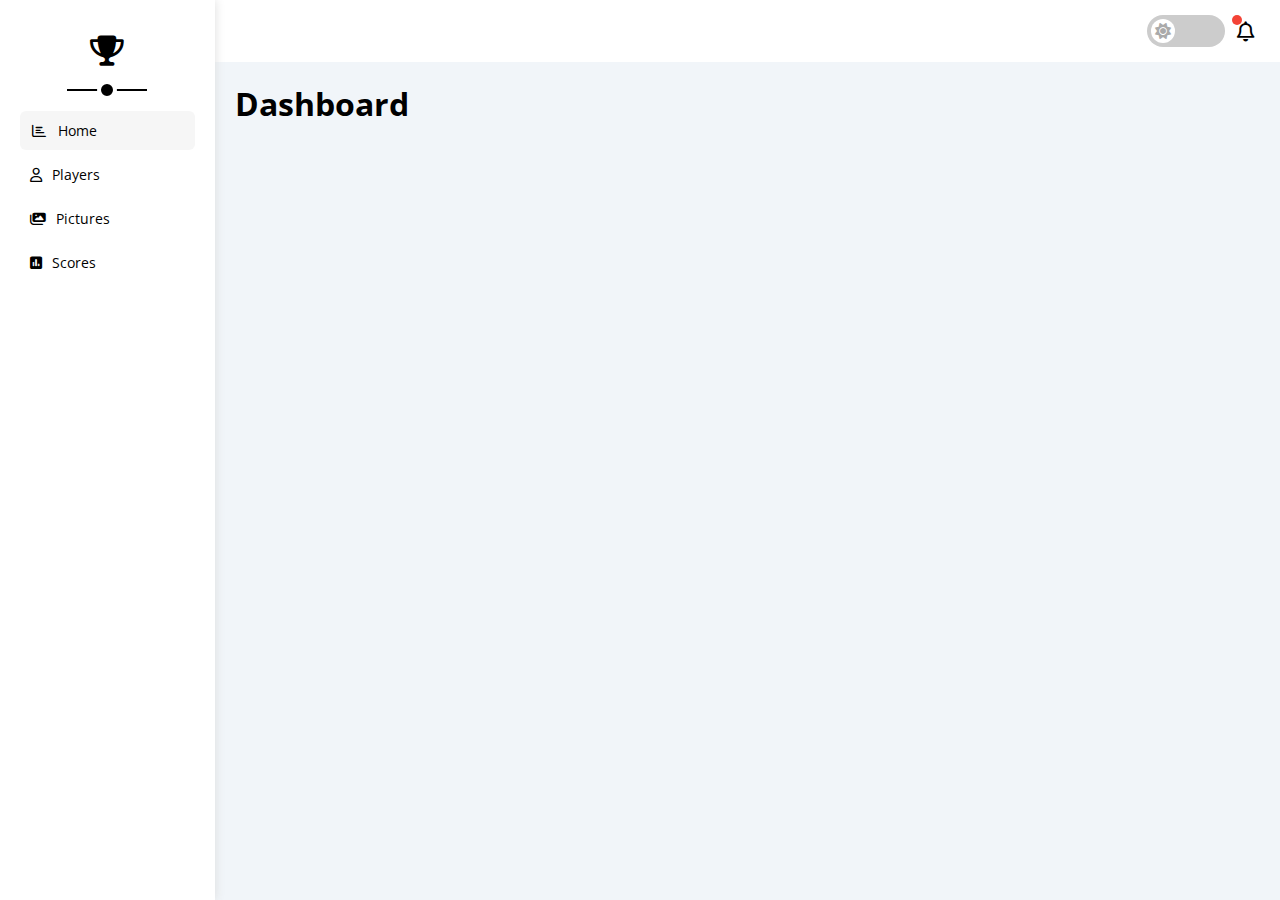
<file: بطوله/index.html>
<!DOCTYPE html>
<html lang="en">
  <head>
    <meta charset="UTF-8" />
    <meta name="viewport" content="width=device-width, initial-scale=1.0" />
    <title>بطوله</title>
    <link rel="stylesheet" href="./css/all.min.css" />
    <link rel="stylesheet" href="./css/main.css" />
    <link rel="preconnect" href="https://fonts.googleapis.com" />
    <link rel="preconnect" href="https://fonts.gstatic.com" crossorigin />
    <link
      href="https://fonts.googleapis.com/css2?family=Dancing+Script&family=Open+Sans:ital,wght@0,300;0,400;0,500;0,700;0,800;1,400;1,700;1,800&display=swap"
      rel="stylesheet"
    />
  </head>
  <body>
    <div class="page">
      <div class="side-bar">
        <h3><i class="fa-solid fa-trophy"></i></h3>
        <ul>
          <li>
            <a href="index.html" class="active">
              <i class="fa-regular fa-chart-bar fa-fw"></i>
              <span>Home</span>
            </a>
          </li>
          <li>
            <a href="players.html">
              <i class="fa-regular fa-user"></i>
              <span>Players</span>
            </a>
          </li>
          <li>
            <a href="pictures.html" class="">
              <i class="fa-solid fa-images"></i>
              <span>Pictures</span>
            </a>
          </li>
          <li>
            <a href="scores.html" class="">
              <i class="fa-solid fa-square-poll-vertical"></i>
              <span>Scores</span>
            </a>
          </li>
        </ul>
      </div>
      <div class="content">
        <div class="head">
          <div class="icons">
            <div>
              <label>
                <input class="toggle-checkbox" type="checkbox" />
                <div class="toggle-switch"></div>
              </label>
            </div>
            <div class="notification">
              <i class="fa-regular fa-bell fa-lg"></i>
            </div>
          </div>
        </div>
        <h1>Dashboard</h1>
      </div>
    </div>

    <script type="" src="./main.js"></script>
  </body>
</html>
</file>
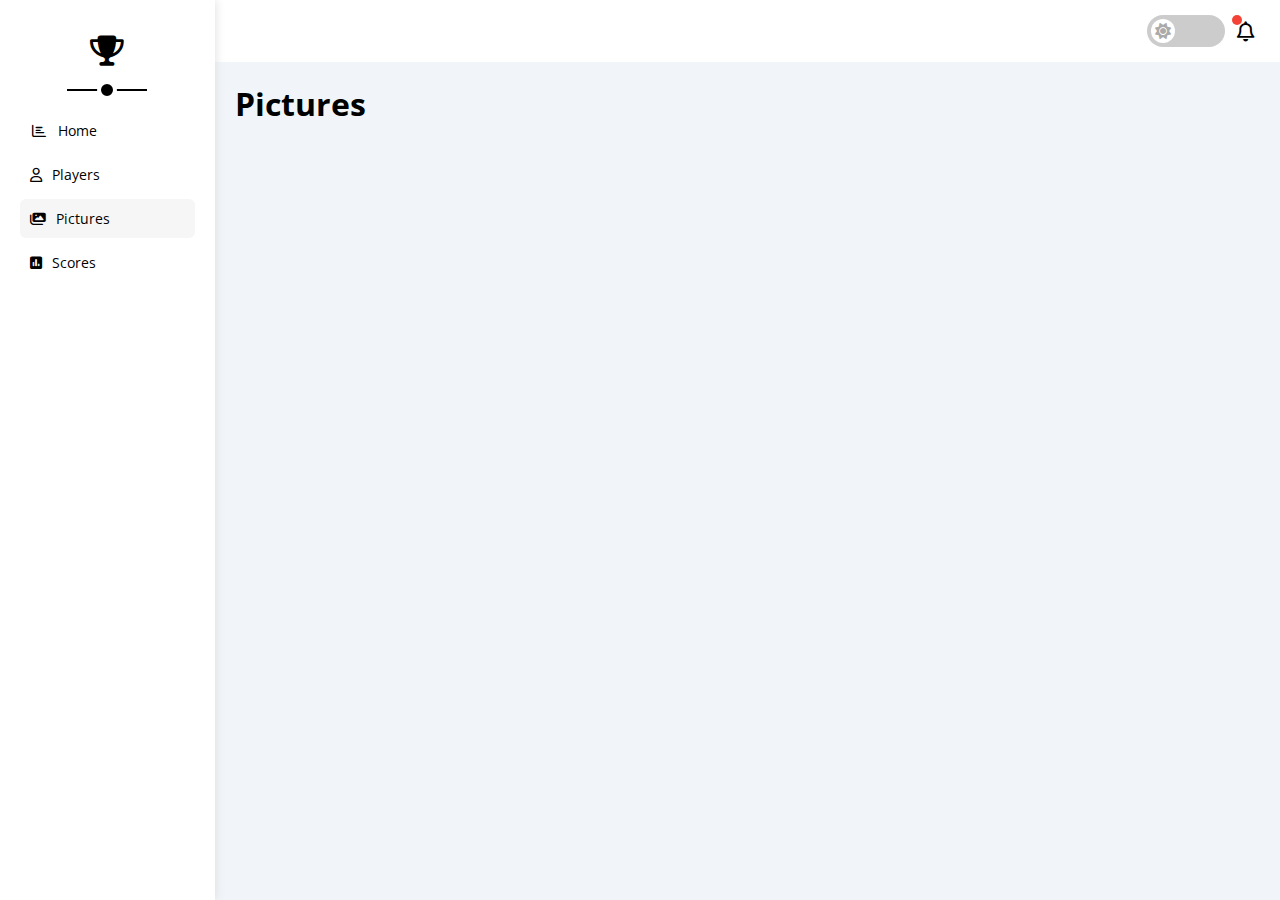
<file: بطوله/pictures.html>
<!DOCTYPE html>
<html lang="en">
  <head>
    <meta charset="UTF-8" />
    <meta name="viewport" content="width=device-width, initial-scale=1.0" />
    <title>بطوله</title>
    <link rel="stylesheet" href="./css/all.min.css" />
    <link rel="stylesheet" href="./css/main.css" />
    <link rel="preconnect" href="https://fonts.googleapis.com" />
    <link rel="preconnect" href="https://fonts.gstatic.com" crossorigin />
    <link
      href="https://fonts.googleapis.com/css2?family=Dancing+Script&family=Open+Sans:ital,wght@0,300;0,400;0,500;0,700;0,800;1,400;1,700;1,800&display=swap"
      rel="stylesheet"
    />
  </head>
  <body>
    <div class="page">
      <div class="side-bar">
        <h3><i class="fa-solid fa-trophy"></i></h3>
        <ul>
          <li>
            <a href="index.html" class="">
              <i class="fa-regular fa-chart-bar fa-fw"></i>
              <span>Home</span>
            </a>
          </li>
          <li>
            <a href="players.html">
              <i class="fa-regular fa-user"></i>
              <span>Players</span>
            </a>
          </li>
          <li>
            <a href="pictures.html" class="active">
              <i class="fa-solid fa-images"></i>
              <span>Pictures</span>
            </a>
          </li>
          <li>
            <a href="scores.html" class="">
              <i class="fa-solid fa-square-poll-vertical"></i>
              <span>Scores</span>
            </a>
          </li>
        </ul>
      </div>
      <div class="content">
        <div class="head">
          <div class="icons">
            <div>
              <label>
                <input class="toggle-checkbox" type="checkbox" />
                <div class="toggle-switch"></div>
              </label>
            </div>
            <div class="notification">
              <i class="fa-regular fa-bell fa-lg"></i>
            </div>
          </div>
        </div>
        <h1>Pictures</h1>
      </div>
    </div>

    <script type="" src="./main.js"></script>
  </body>
</html>
</file>
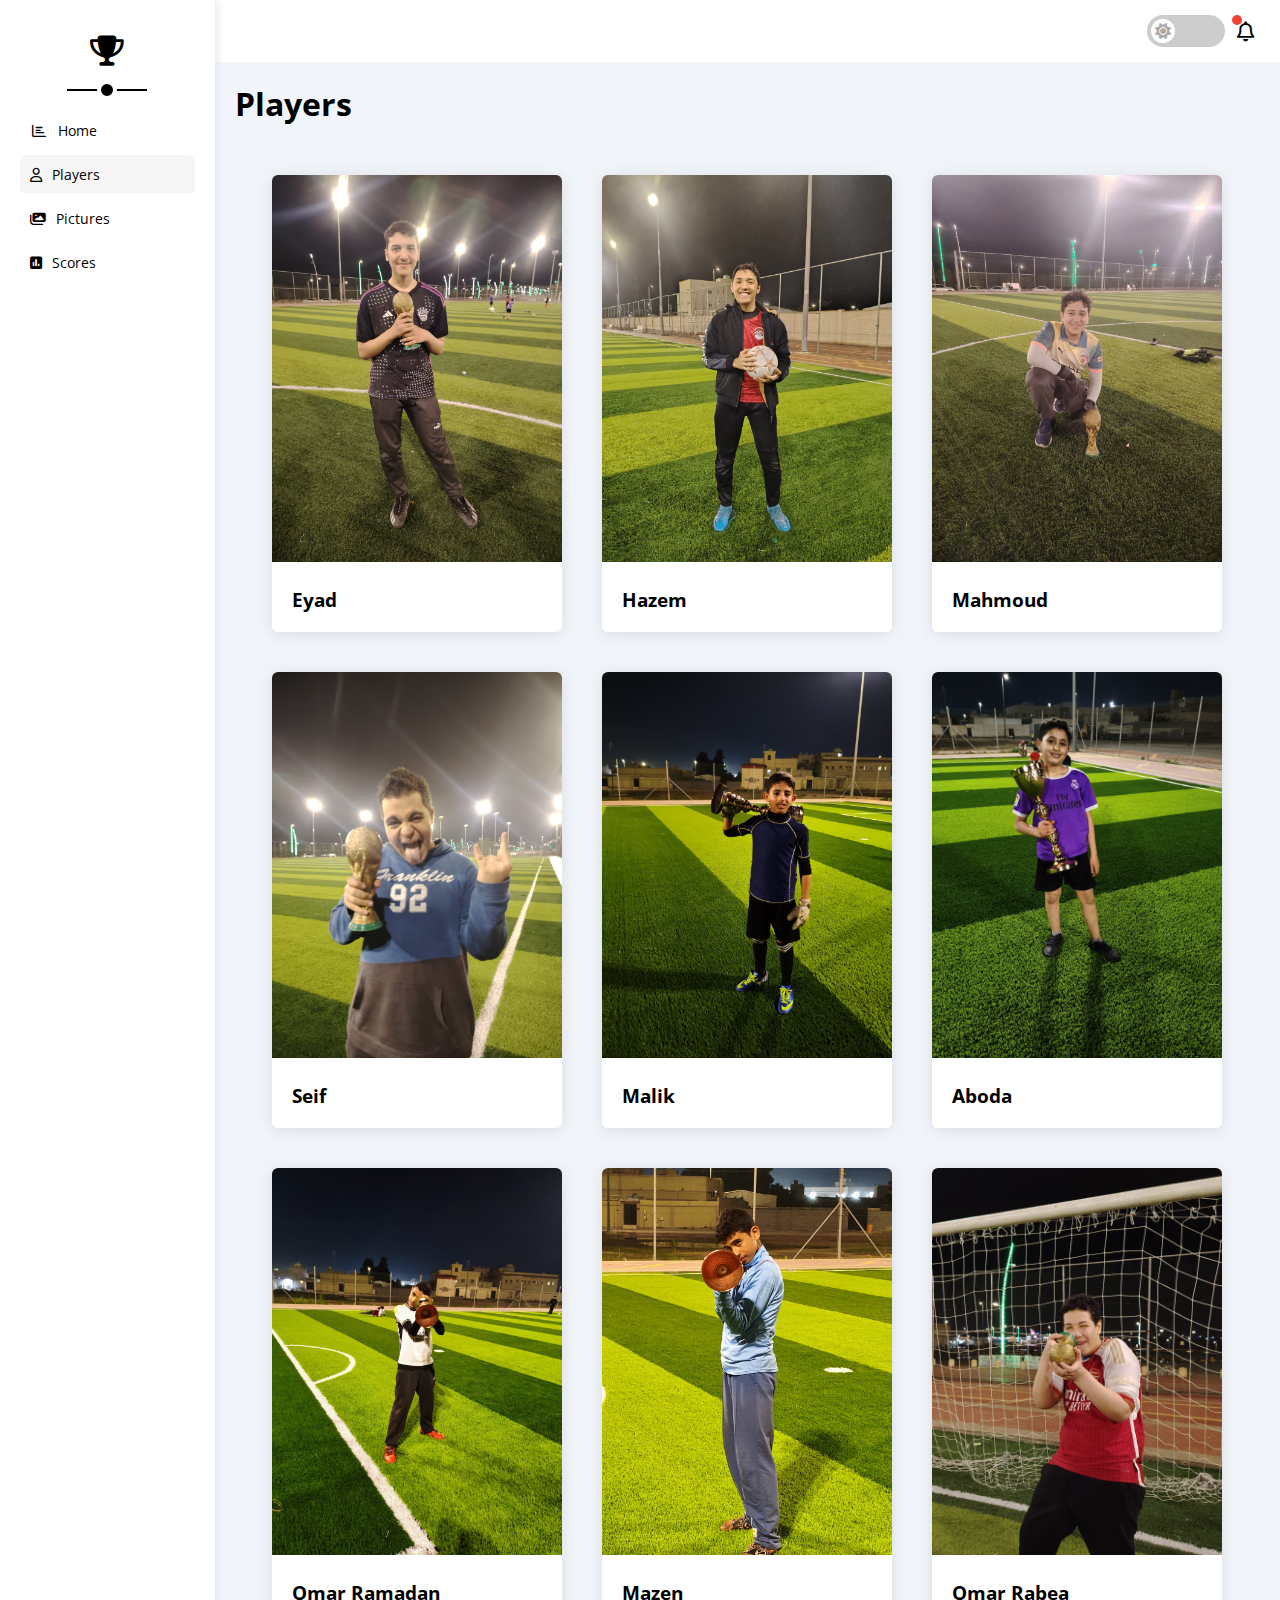
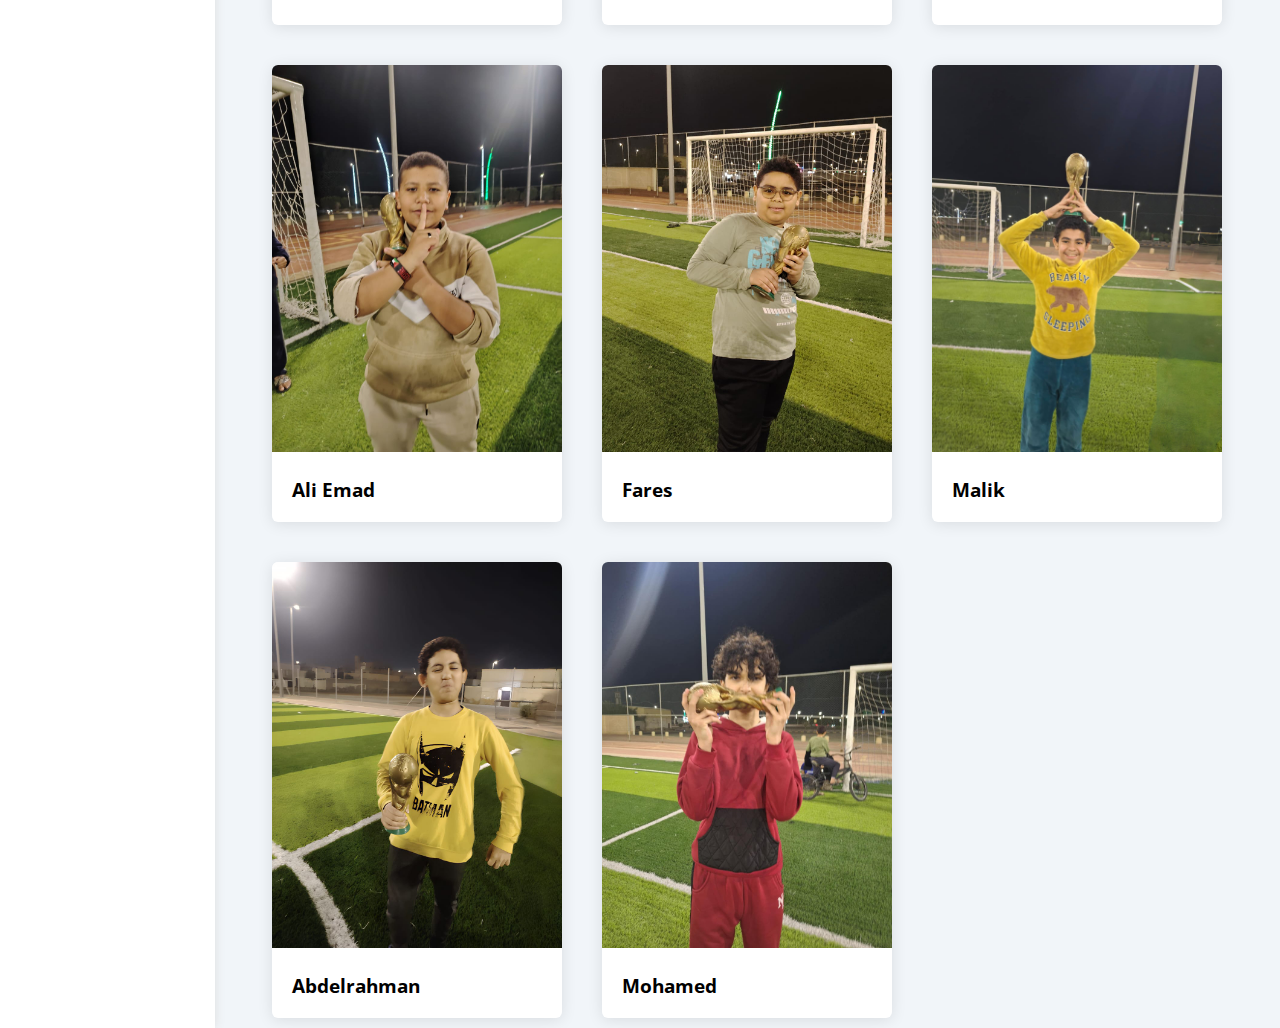
<file: بطوله/players.html>
<!DOCTYPE html>
<html lang="en">
  <head>
    <meta charset="UTF-8" />
    <meta name="viewport" content="width=device-width, initial-scale=1.0" />
    <title>بطوله</title>
    <link rel="stylesheet" href="./css/all.min.css" />
    <link rel="stylesheet" href="./css/main.css" />
    <link rel="preconnect" href="https://fonts.googleapis.com" />
    <link rel="preconnect" href="https://fonts.gstatic.com" crossorigin />
    <link
      href="https://fonts.googleapis.com/css2?family=Dancing+Script&family=Open+Sans:ital,wght@0,300;0,400;0,500;0,700;0,800;1,400;1,700;1,800&display=swap"
      rel="stylesheet"
    />
  </head>
  <body>
    <div class="page">
      <div class="side-bar">
        <h3><i class="fa-solid fa-trophy"></i></h3>
        <ul>
          <li>
            <a href="index.html" class="">
              <i class="fa-regular fa-chart-bar fa-fw"></i>
              <span>Home</span>
            </a>
          </li>
          <li>
            <a href="players.html" class="active">
              <i class="fa-regular fa-user"></i>
              <span>Players</span>
            </a>
          </li>
          <li>
            <a href="pictures.html" class="">
              <i class="fa-solid fa-images"></i>
              <span>Pictures</span>
            </a>
          </li>
          <li>
            <a href="scores.html" class="">
              <i class="fa-solid fa-square-poll-vertical"></i>
              <span>Scores</span>
            </a>
          </li>
        </ul>
      </div>
      <div class="content">
        <div class="head">
          <div class="icons">
            <div>
              <label>
                <input class="toggle-checkbox" type="checkbox" />
                <div class="toggle-switch"></div>
              </label>
            </div>
            <div class="notification">
              <i class="fa-regular fa-bell fa-lg"></i>
            </div>
          </div>
        </div>
        <h1>Players</h1>
      </div>
    </div>

    <script type="" src="./main.js"></script>
    <script src="./players.js"></script>
  </body>
</html>
</file>
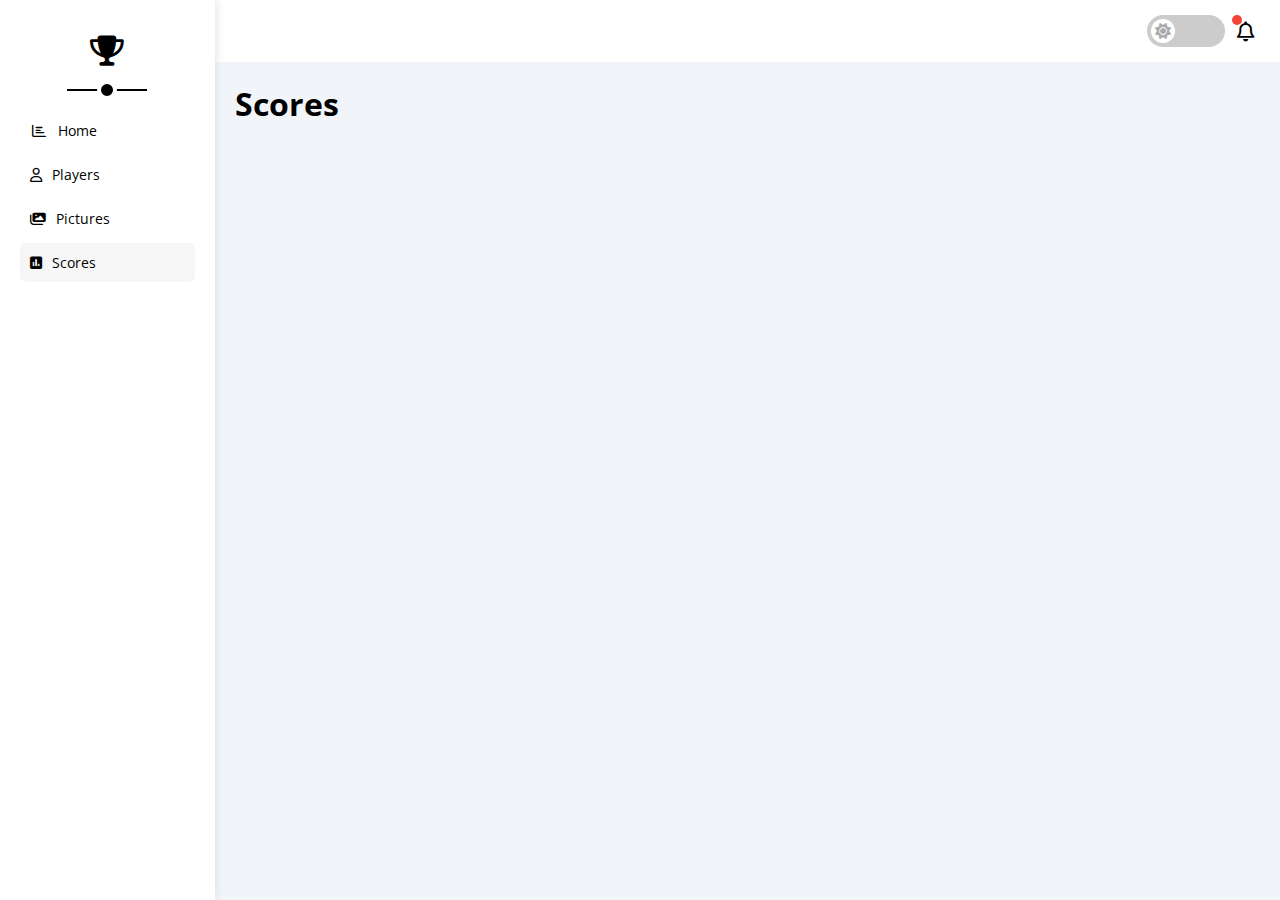
<file: بطوله/scores.html>
<!DOCTYPE html>
<html lang="en">
  <head>
    <meta charset="UTF-8" />
    <meta name="viewport" content="width=device-width, initial-scale=1.0" />
    <title>بطوله</title>
    <link rel="stylesheet" href="./css/all.min.css" />
    <link rel="stylesheet" href="./css/main.css" />
    <link rel="preconnect" href="https://fonts.googleapis.com" />
    <link rel="preconnect" href="https://fonts.gstatic.com" crossorigin />
    <link
      href="https://fonts.googleapis.com/css2?family=Dancing+Script&family=Open+Sans:ital,wght@0,300;0,400;0,500;0,700;0,800;1,400;1,700;1,800&display=swap"
      rel="stylesheet"
    />
  </head>
  <body>
    <div class="page">
      <div class="side-bar">
        <h3><i class="fa-solid fa-trophy"></i></h3>
        <ul>
          <li>
            <a href="index.html" class="">
              <i class="fa-regular fa-chart-bar fa-fw"></i>
              <span>Home</span>
            </a>
          </li>
          <li>
            <a href="players.html">
              <i class="fa-regular fa-user"></i>
              <span>Players</span>
            </a>
          </li>
          <li>
            <a href="pictures.html" class="">
              <i class="fa-solid fa-images"></i>
              <span>Pictures</span>
            </a>
          </li>
          <li>
            <a href="scores.html" class="active">
              <i class="fa-solid fa-square-poll-vertical"></i>
              <span>Scores</span>
            </a>
          </li>
        </ul>
      </div>
      <div class="content">
        <div class="head">
          <div class="icons">
            <div>
              <label>
                <input class="toggle-checkbox" type="checkbox" />
                <div class="toggle-switch"></div>
              </label>
            </div>
            <div class="notification">
              <i class="fa-regular fa-bell fa-lg"></i>
            </div>
          </div>
        </div>
        <h1>Scores</h1>
      </div>
    </div>

    <script type="" src="./main.js"></script>
  </body>
</html>
</file>
<file: بطوله/css/main.css>
:root {
  --blue-color: #0075ff;
  --blue-alt-color: #0d69d5;
  --orange-color: #f59e0b;
  --green-color: #22c55e;
  --red-color: #f44336;
  --grey-color: #888;
}

* {
  box-sizing: border-box;
}

h2,
h3 {
  margin: 0;
  padding: 0;
}

p {
  margin: 0;
  padding: 0;
}

body {
  margin: 0;
  font-family: "open sans", sans-serif;
}

*:focus {
  outline: none;
}

ul {
  list-style: none;
  padding: 0;
  margin: 0;
}

::-webkit-scrollbar {
  width: 15px;
}

::-webkit-scrollbar-track {
  background-color: white;
}

::-webkit-scrollbar-thumb {
  background-color: var(--blue-color);
}

::-webkit-scrollbar-thumb:hover {
  background-color: var(--blue-alt-color);
}

a {
  text-decoration: none;
}

.page {
  min-height: 100vh;
  display: flex;
  background-color: #f1f5f9;
}
.page .side-bar {
  width: 250px;
  box-shadow: 0 0 10px #ddd;
  background-color: white;
  padding: 20px;
  position: relative;
}
.page .side-bar h3 {
  margin-bottom: 40px;
  position: relative;
  text-align: center;
  font-size: 30px;
  margin-top: 10px;
}
.page .side-bar ul li a {
  font-size: 14px;
  color: black;
  border-radius: 6px;
  padding: 10px;
  transition: 0.3s;
  margin-bottom: 5px;
  display: flex;
  align-items: center;
}
.page .side-bar ul li a.active {
  background-color: #f6f6f6;
}
.page .side-bar ul li a span {
  font-size: 14px;
  margin-left: 10px;
}
@media (max-width: 767px) {
  .page .side-bar {
    width: 58px;
    padding: 10px;
  }
  .page .side-bar li a span {
    display: none;
  }
}
.page .content {
  width: 100%;
  overflow: hidden;
}
.page .content .head {
  background-color: white;
  padding: 15px;
  justify-content: space-between;
  display: flex;
  align-items: center;
}
.page .content .head .icons {
  display: flex;
  align-items: center;
  margin-left: auto;
}
.page .content .head .notification {
  position: relative;
  margin-right: 10px;
}
.page .content .head .notification:before {
  content: "";
  position: absolute;
  width: 10px;
  height: 10px;
  background-color: var(--red-color);
  border-radius: 50%;
  left: -5px;
  top: -5px;
}
.page .content .head .notification i {
  cursor: pointer;
}
.page .content .main {
  display: grid;
  grid-template-columns: repeat(auto-fill, minmax(250px, 1fr));
  gap: 40px;
  padding: 10px;
  max-width: 100%;
  margin-left: auto;
  margin-right: auto;
}
@media (min-width: 768px) {
  .page .content .main {
    width: 750px;
  }
}
@media (min-width: 992px) {
  .page .content .main {
    width: 970px;
  }
}
@media (max-width: 767px) {
  .page .content .main {
    width: 340px;
  }
}
.page .content .main .box {
  box-shadow: 0 2px 15px rgba(0, 0, 0, 0.1);
  border-radius: 6px;
  background-color: white;
  overflow: hidden;
  transition: transform 0.3s, box-shadow 0.3s;
}
.page .content .main .box:hover {
  transform: translateY(-10px);
  box-shadow: 0 2px 15px rgba(0, 0, 0, 0.2);
}
.page .content .main .box img {
  width: 100%;
  max-width: 100%;
}
.page .content .main .box h3 {
  padding: 20px;
  text-transform: capitalize;
  margin: 0;
}
.page .content h1 {
  margin: 20px 20px 40px;
  position: relative;
}

/*button */
.check .control input[type=checkbox] {
  -webkit-appearance: none;
  -moz-appearance: none;
       appearance: none;
}

.check .control label {
  padding-left: 30px;
  cursor: pointer;
  position: relative;
}

.check .control label::before,
.check .control label::after {
  position: absolute;
  left: 0;
  top: 50%;
  margin-top: -9px;
  border-radius: 4px;
}

.check .control label::before {
  content: "";
  width: 14px;
  height: 14px;
  border: 2px solid var(--grey-color);
}

.check .control label:hover::before {
  border-color: var(--blue-alt-color);
}

.check .control label::after {
  font-family: var(--fa-style-family-classic);
  content: "\f00c";
  font-weight: 900;
  background-color: var(--blue-color);
  color: white;
  font-size: 12px;
  width: 18px;
  height: 18px;
  display: flex;
  justify-content: center;
  align-items: center;
  transform: scale(0) rotate(360deg);
  transition: 0.3s;
}

.check .control input[type=checkbox]:checked + label::after {
  transform: scale(1);
}

/*----------------------------------------------------------------------------------*/
.back input[type=radio] {
  -webkit-appearance: none;
  -moz-appearance: none;
       appearance: none;
}

.back .date label {
  position: relative;
  padding-left: 30px;
  cursor: pointer;
}

.back .date label::before,
.back .date label::after {
  position: absolute;
  content: "";
  border-radius: 50%;
}

.back .date label::before {
  top: 50%;
  left: 0;
  margin-top: -11px;
  width: 18px;
  height: 18px;
  border: 2px solid var(--grey-color);
}

.back .date label::after {
  left: 5px;
  top: 5px;
  width: 12px;
  height: 12px;
  background-color: var(--blue-color);
  transition: 0.3s;
  transform: scale(0);
}

.back .date input[type=radio]:checked + label::before {
  border-color: var(--blue-color);
}

.back .date input[type=radio]:checked + label::after {
  transform: scale(1);
}

/*----------------------------------------------------------------------------------*/
.back .servers {
  border-top: 1px solid #eee;
  padding-top: 20px;
}

@media (max-width: 767px) {
  .back .servers {
    flex-wrap: wrap;
  }
}
.back .servers .server {
  border: 2px solid #eee;
  position: relative;
}

.back .servers .server label {
  cursor: pointer;
}

.back .servers input[type=radio]:checked + .server {
  border-color: var(--blue-color);
  color: var(--blue-color);
}

/*----------------------------------------------------------------------------------*/
label {
  right: 15%;
  position: relative;
}

.toggle-checkbox {
  -webkit-appearance: none;
  -moz-appearance: none;
       appearance: none;
  display: none;
}

.toggle-switch {
  background-color: #ccc;
  width: 78px;
  height: 32px;
  border-radius: 16px;
  position: relative;
  transition: 0.3s;
  cursor: pointer;
}

.toggle-switch::before {
  font-family: var(--fa-style-family-classic);
  content: "\f185";
  font-weight: 900;
  background-color: white;
  width: 24px;
  height: 24px;
  position: absolute;
  border-radius: 50%;
  top: 4px;
  left: 4px;
  display: flex;
  justify-content: center;
  align-items: center;
  color: #aaa;
  transition: 0.3s;
}

.toggle-checkbox:checked + .toggle-switch {
  background-color: var(--blue-color);
}

.toggle-checkbox:checked + .toggle-switch::before {
  left: 50px;
  color: var(--blue-color);
  content: "\f186";
}

/*------------------------------------------------------------------------------*/
.toggle-checkbox-p {
  -webkit-appearance: none;
  -moz-appearance: none;
       appearance: none;
  display: none;
}

.toggle-switch-p {
  background-color: #ccc;
  width: 78px;
  height: 20px;
  border-radius: 16px;
  position: relative;
  transition: 0.3s;
  cursor: pointer;
}

.toggle-switch-p::before {
  font-family: var(--fa-style-family-classic);
  content: "\f00d";
  font-weight: 900;
  background-color: white;
  width: 12px;
  height: 12px;
  position: absolute;
  border-radius: 50%;
  top: 4px;
  left: 4px;
  display: flex;
  justify-content: center;
  align-items: center;
  color: #aaa;
  transition: 0.3s;
  font-size: 8px;
}

.toggle-checkbox-p:checked + .toggle-switch-p {
  background-color: var(--blue-color);
}

.toggle-checkbox-p:checked + .toggle-switch-p::before {
  left: 62px;
  color: var(--blue-color);
  content: "\f00c";
}

@media (max-width: 767px) {
  .m-center {
    text-align: center;
  }
}
@media (min-width: 768px) {
  .side-bar > h3::before,
  .side-bar > h3::after {
    position: absolute;
    content: "";
    background-color: black;
    transform: translateX(-50%);
    left: 50%;
  }
  .side-bar > h3::before {
    width: 80px;
    height: 2px;
    bottom: -20px;
  }
  .side-bar > h3::after {
    width: 12px;
    height: 12px;
    border-radius: 50%;
    bottom: -29px;
    border: 4px solid white;
  }
}/*# sourceMappingURL=main.css.map */
</file>
